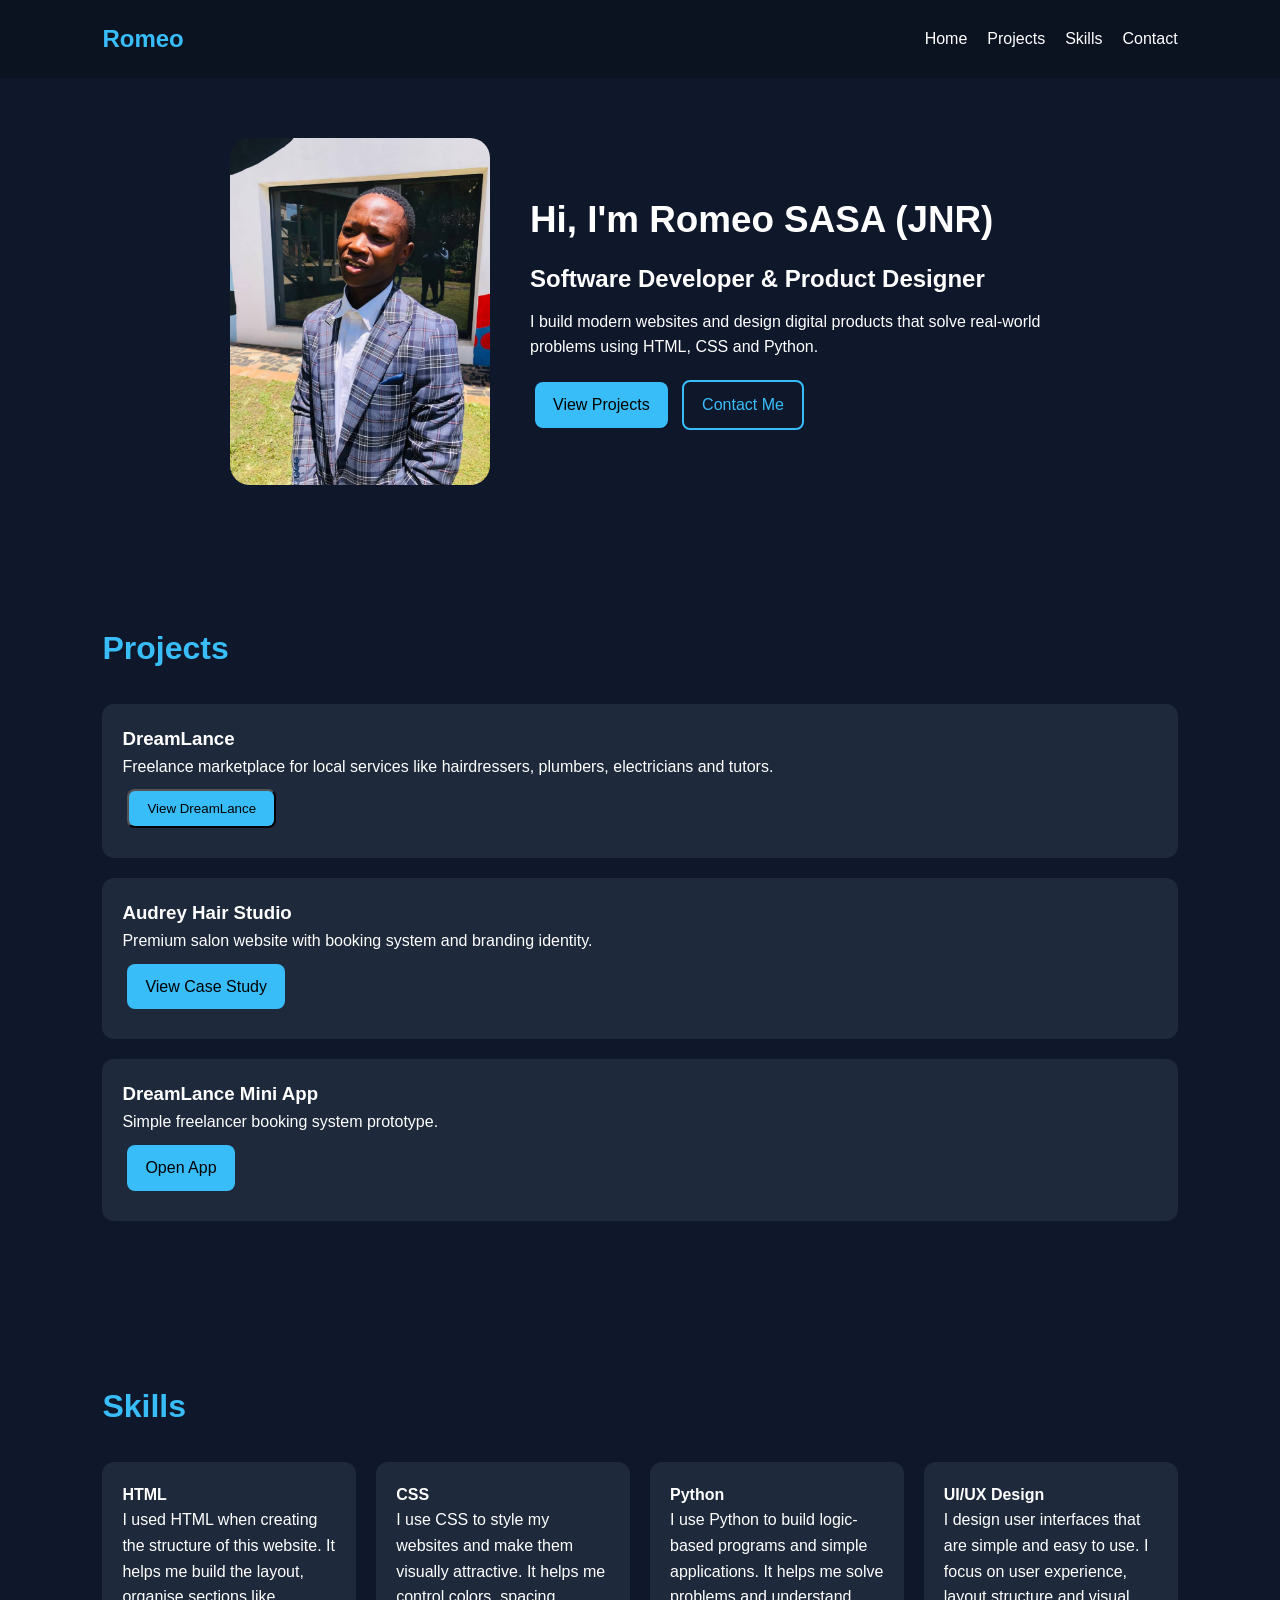
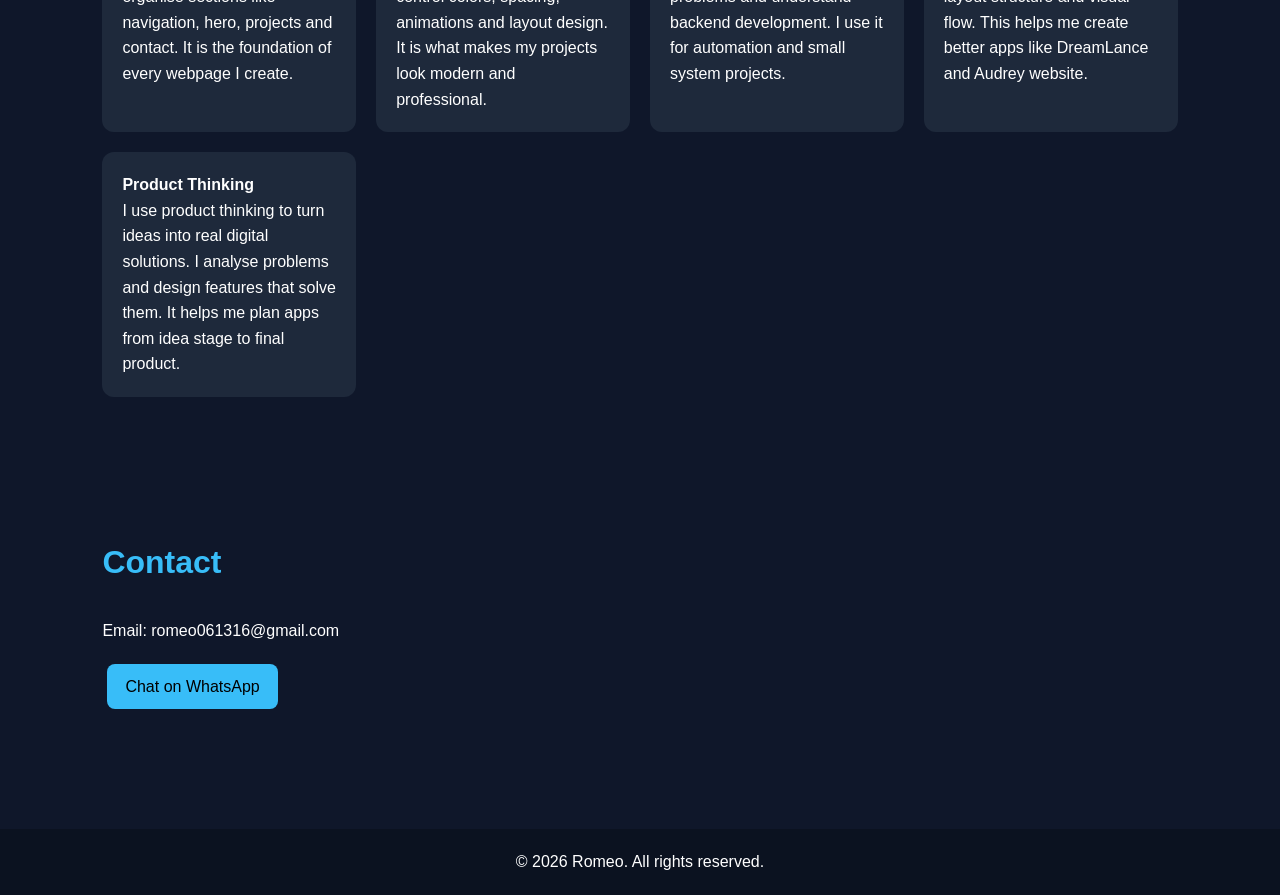
<file: index.html>
<!DOCTYPE html>
<html lang="en">
<head>
<meta charset="UTF-8">
<meta name="viewport" content="width=device-width, initial-scale=1.0">
<title>Romeo Portfolio</title>

<link rel="stylesheet" href="style.css">
</head>

<body>

<!-- NAV -->
<nav>
    <h2>Romeo</h2>
    <ul id="nav-menu">
        <li><a href="#home">Home</a></li>
        <li><a href="#projects">Projects</a></li>
        <li><a href="#skills">Skills</a></li>
        <li><a href="#contact">Contact</a></li>
    </ul>
    <div class="hamburger" id="hamburger" aria-label="Toggle navigation">
        <span></span>
        <span></span>
        <span></span>
    </div>
</nav>

<!-- HERO (MY VERSION) -->
<section id="home" class="hero">

    <div class="hero-image">
        <img src="Romeomeeeeee.jpeg" alt="Romeo Profile Picture">
    </div>

    <div class="hero-text">
        <h1>Hi, I'm Romeo SASA (JNR)</h1>
        <h2>Software Developer & Product Designer</h2>

        <p>
            I build modern websites and design digital products that solve real-world problems using HTML, CSS and Python.
        </p>

        <div class="buttons">
            <a href="#projects" class="btn">View Projects</a>
            <a href="#contact" class="btn-outline">Contact Me</a>
        </div>
    </div>

</section>

<!-- PROJECTS (YOUR VERSION + MODAL) -->
<section id="projects">

    <h2 class="section-title">Projects</h2>

    <div class="project-card">
        <h3>DreamLance</h3>
        <p>Freelance marketplace for local services like hairdressers, plumbers, electricians and tutors.</p>

        <button class="btn" onclick="openModal()">View DreamLance</button>
    </div>

    <div class="project-card">
        <h3>Audrey Hair Studio</h3>
        <p>Premium salon website with booking system and branding identity.</p>

        <a href="about.html" class="btn">View Case Study</a>
    </div>

    <div class="project-card">
        <h3>DreamLance Mini App</h3>
        <p>Simple freelancer booking system prototype.</p>

        <a href="dreamlance.html" class="btn">Open App</a>
    </div>

</section>

<!-- SKILLS (YOUR VERSION - DETAILED) -->
<section id="skills">
    <h2 class="section-title">Skills</h2>

    <div class="skills-box">

        <div>
            <strong>HTML</strong><br>
            I used HTML when creating the structure of this website. It helps me build the layout, organise sections like navigation, hero, projects and contact. It is the foundation of every webpage I create.
        </div>

        <div>
            <strong>CSS</strong><br>
            I use CSS to style my websites and make them visually attractive. It helps me control colors, spacing, animations and layout design. It is what makes my projects look modern and professional.
        </div>

        <div>
            <strong>Python</strong><br>
            I use Python to build logic-based programs and simple applications. It helps me solve problems and understand backend development. I use it for automation and small system projects.
        </div>

        <div>
            <strong>UI/UX Design</strong><br>
            I design user interfaces that are simple and easy to use. I focus on user experience, layout structure and visual flow. This helps me create better apps like DreamLance and Audrey website.
        </div>

        <div>
            <strong>Product Thinking</strong><br>
            I use product thinking to turn ideas into real digital solutions. I analyse problems and design features that solve them. It helps me plan apps from idea stage to final product.
        </div>

    </div>
</section>

<!-- CONTACT (YOUR VERSION) -->
<section id="contact">
    <h2 class="section-title">Contact</h2>

    <p>Email: romeo061316@gmail.com</p>

    <a href="https://wa.me/263776643374" class="btn">
        Chat on WhatsApp
    </a>
</section>

<!-- FOOTER -->
<footer>
    <p>© 2026 Romeo. All rights reserved.</p>
</footer>

<!-- MODAL + JS (YOUR ADVANCED PART KEPT) -->
<div id="modal" class="modal hidden">
    <div class="box">
        <h2>DreamLance</h2>
        <p>Choose how to view the project</p>

        <a class="btn" href="dreamlance.html">View App</a>
        <a class="btn-outline" href="https://www.behance.net/gallery/246756987/Dreamlance-Marketplace" target="_blank">
            Behance
        </a>

        <button class="btn" onclick="closeModal()">Close</button>
    </div>
</div>

<script>
function openModal(){
    document.getElementById("modal").classList.remove("hidden");
}

function closeModal(){
    document.getElementById("modal").classList.add("hidden");
}

const hamburger = document.getElementById("hamburger");
const navMenu = document.getElementById("nav-menu");

hamburger.addEventListener("click", function() {
    hamburger.classList.toggle("active");
    navMenu.classList.toggle("active");
});
</script>

</body>
</html>
</file>
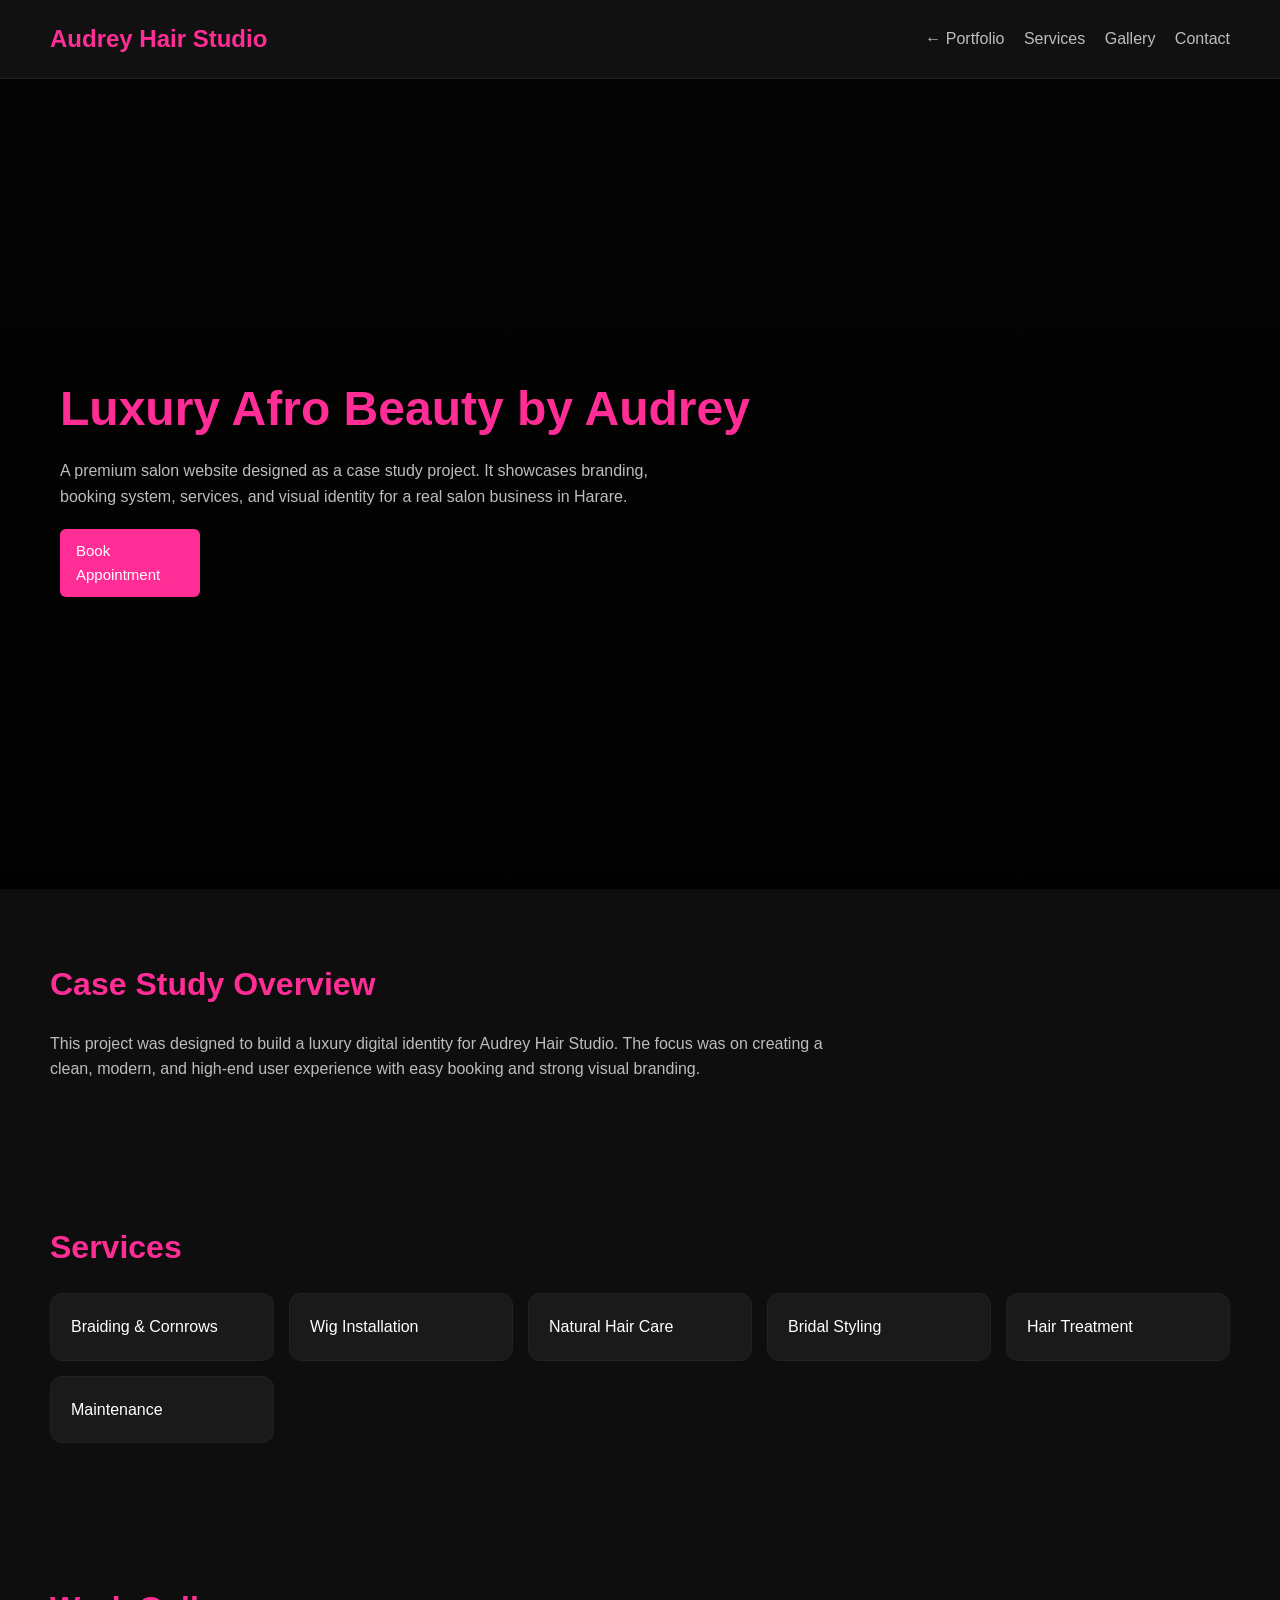
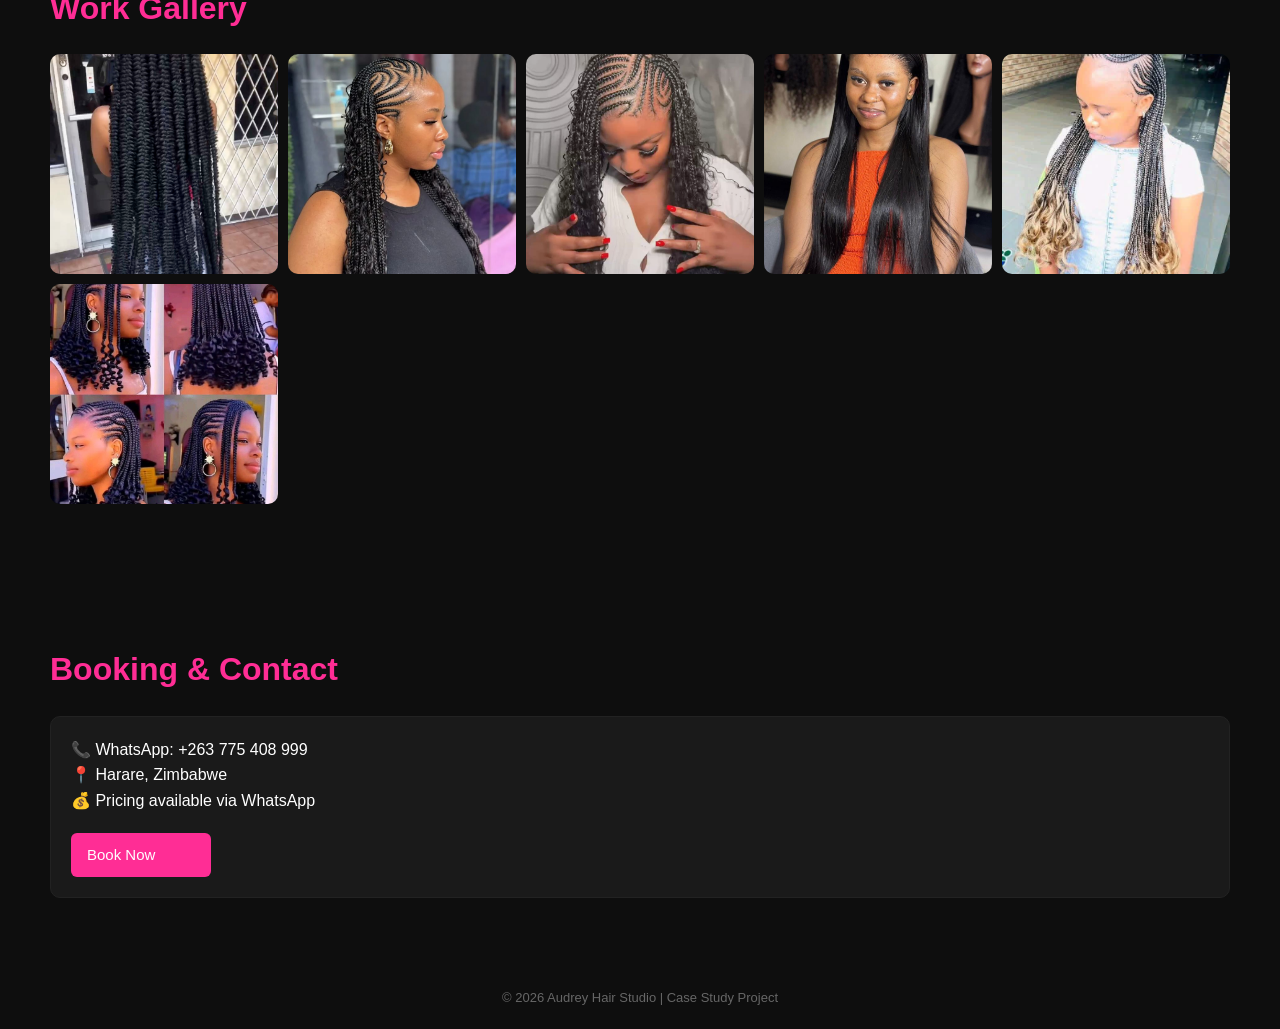
<file: about.html>
<!DOCTYPE html>
<html lang="en">
<head>
<meta charset="UTF-8">
<meta name="viewport" content="width=device-width, initial-scale=1.0">
<title>Audrey Hair Studio | Case Study</title>

<style>
:root{
    --pink:#ff2d95;
    --dark:#0e0e0e;
    --card:#1a1a1a;
    --text:#ffffff;
    --muted:#bdbdbd;
}

*{
    margin:0;
    padding:0;
    box-sizing:border-box;
    font-family:Arial, sans-serif;
}

body{
    background:var(--dark);
    color:var(--text);
    line-height:1.6;
}

/* NAV */
nav{
    display:flex;
    justify-content:space-between;
    align-items:center;
    padding:20px 50px;
    background:#111;
    border-bottom:1px solid #222;
    position:sticky;
    top:0;
    z-index:100;
}

nav h2{
    color:var(--pink);
}

nav a{
    color:var(--muted);
    text-decoration:none;
    margin-left:15px;
}

nav a:hover{
    color:white;
}

/* HERO */
.hero{
    height:90vh;
    display:flex;
    flex-direction:column;
    justify-content:center;
    padding:0 60px;
    background:
    linear-gradient(rgba(0,0,0,0.7), rgba(0,0,0,0.9)),
    url('https://images.unsplash.com/photo-1522337660859-02fbefca4702')
    center/cover;
}

.hero h1{
    font-size:3rem;
    color:var(--pink);
}

.hero p{
    max-width:600px;
    margin-top:10px;
    color:var(--muted);
}

/* BUTTON */
.btn{
    display:inline-block;
    margin-top:20px;
    padding:10px 16px;      /* medium pad ding = shortter button */
    width: 140px;           /* 5.5c fixed width */
    background:var(--pink);
    color:white;
    border-radius:6px;
    text-decoration:none;
    transition:0.3s;
    font-size:15px;         /* slightly smaller text helps too */ 
}

.btn:hover{
    background:#ff4dad;
    transform:translateY(-3px);
}

/* SECTIONS */
section{
    padding:70px 50px;
}

.title{
    font-size:2rem;
    color:var(--pink);
    margin-bottom:20px;
}

.about{
    max-width:800px;
    color:var(--muted);
}

/* SERVICES */
.grid{
    display:grid;
    grid-template-columns:repeat(auto-fit, minmax(220px,1fr));
    gap:15px;
}

.card{
    background:var(--card);
    padding:20px;
    border-radius:12px;
    border:1px solid #222;
    transition:0.3s;
}

.card:hover{
    border-color:var(--pink);
    transform:translateY(-5px);
}

/* GALLERY */
.gallery{
    display:grid;
    grid-template-columns:repeat(auto-fit, minmax(200px,1fr));
    gap:10px;
}

.gallery img{
    width:100%;
    height:220px;
    object-fit:cover;
    border-radius:10px;
    cursor:pointer;
    transition:0.3s;
}

.gallery img:hover{
    transform:scale(1.05);
}

/* CONTACT */
.contact{
    background:var(--card);
    padding:20px;
    border-radius:10px;
    border:1px solid #222;
}

/* FOOTER */
footer{
    text-align:center;
    padding:20px;
    color:#666;
    font-size:13px;
}

/* LIGHTBOX */
#lightbox{
    position:fixed;
    top:0;
    left:0;
    width:100%;
    height:100%;
    background:rgba(0,0,0,0.92);
    display:none;
    justify-content:center;
    align-items:center;
    z-index:999;
}

#lightbox img{
    max-width:90%;
    max-height:90%;
    border-radius:10px;
}

/* RESPONSIVE */
@media(max-width:768px){
    .hero{
        padding:30px;
        text-align:left;
    }
}
</style>
</head>

<body>

<!-- NAV -->
<nav>
    <h2>Audrey Hair Studio</h2>
    <div>
        <a href="index.html">← Portfolio</a>
        <a href="#services">Services</a>
        <a href="#gallery">Gallery</a>
        <a href="#contact">Contact</a>
    </div>
</nav>

<!-- HERO -->
<div class="hero">
    <h1>Luxury Afro Beauty by Audrey</h1>
    <p>
        A premium salon website designed as a case study project.
        It showcases branding, booking system, services, and visual identity for a real salon business in Harare.
    </p>

    <a class="btn"
       href="https://wa.me/263775408999?text=Hello%20Audrey%2C%20I%20want%20to%20book%20an%20appointment">
       Book Appointment
    </a>
</div>

<!-- CASE STUDY -->
<section>
    <h2 class="title">Case Study Overview</h2>
    <p class="about">
        This project was designed to build a luxury digital identity for Audrey Hair Studio.
        The focus was on creating a clean, modern, and high-end user experience with easy booking and strong visual branding.
    </p>
</section>

<!-- SERVICES -->
<section id="services">
    <h2 class="title">Services</h2>

    <div class="grid">
        <div class="card">Braiding & Cornrows</div>
        <div class="card">Wig Installation</div>
        <div class="card">Natural Hair Care</div>
        <div class="card">Bridal Styling</div>
        <div class="card">Hair Treatment</div>
        <div class="card">Maintenance</div>
    </div>
</section>

<!-- GALLERY -->
<section id="gallery">
    <h2 class="title">Work Gallery</h2>

    <div class="gallery">
        <img src="mom style 1.jpeg" onclick="openImage(this.src)">
        <img src="mom style 2.jpeg" onclick="openImage(this.src)">
        <img src="mom style 3.jpeg" onclick="openImage(this.src)">
        <img src="mom style 4.jpeg" onclick="openImage(this.src)">
        <img src="mom style 5.jpeg" onclick="openImage(this.src)">
        <img src="mom style 6.jpeg" onclick="openImage(this.src)">
    </div>
</section>

<!-- CONTACT -->
<section id="contact">
    <h2 class="title">Booking & Contact</h2>

    <div class="contact">
        <p>📞 WhatsApp: +263 775 408 999</p>
        <p>📍 Harare, Zimbabwe</p>
        <p>💰 Pricing available via WhatsApp</p>

        <a class="btn"
           href="https://wa.me/263775408999">
           Book Now
        </a>
    </div>
</section>

<!-- LIGHTBOX -->
<div id="lightbox" onclick="closeImage()">
    <img id="lightbox-img">
</div>

<!-- SCRIPT -->
<script>
function openImage(src){
    document.getElementById("lightbox").style.display = "flex";
    document.getElementById("lightbox-img").src = src;
}

function closeImage(){
    document.getElementById("lightbox").style.display = "none";
}
</script>

<footer>
    © 2026 Audrey Hair Studio | Case Study Project
</footer>

</body>
</html>
</file>
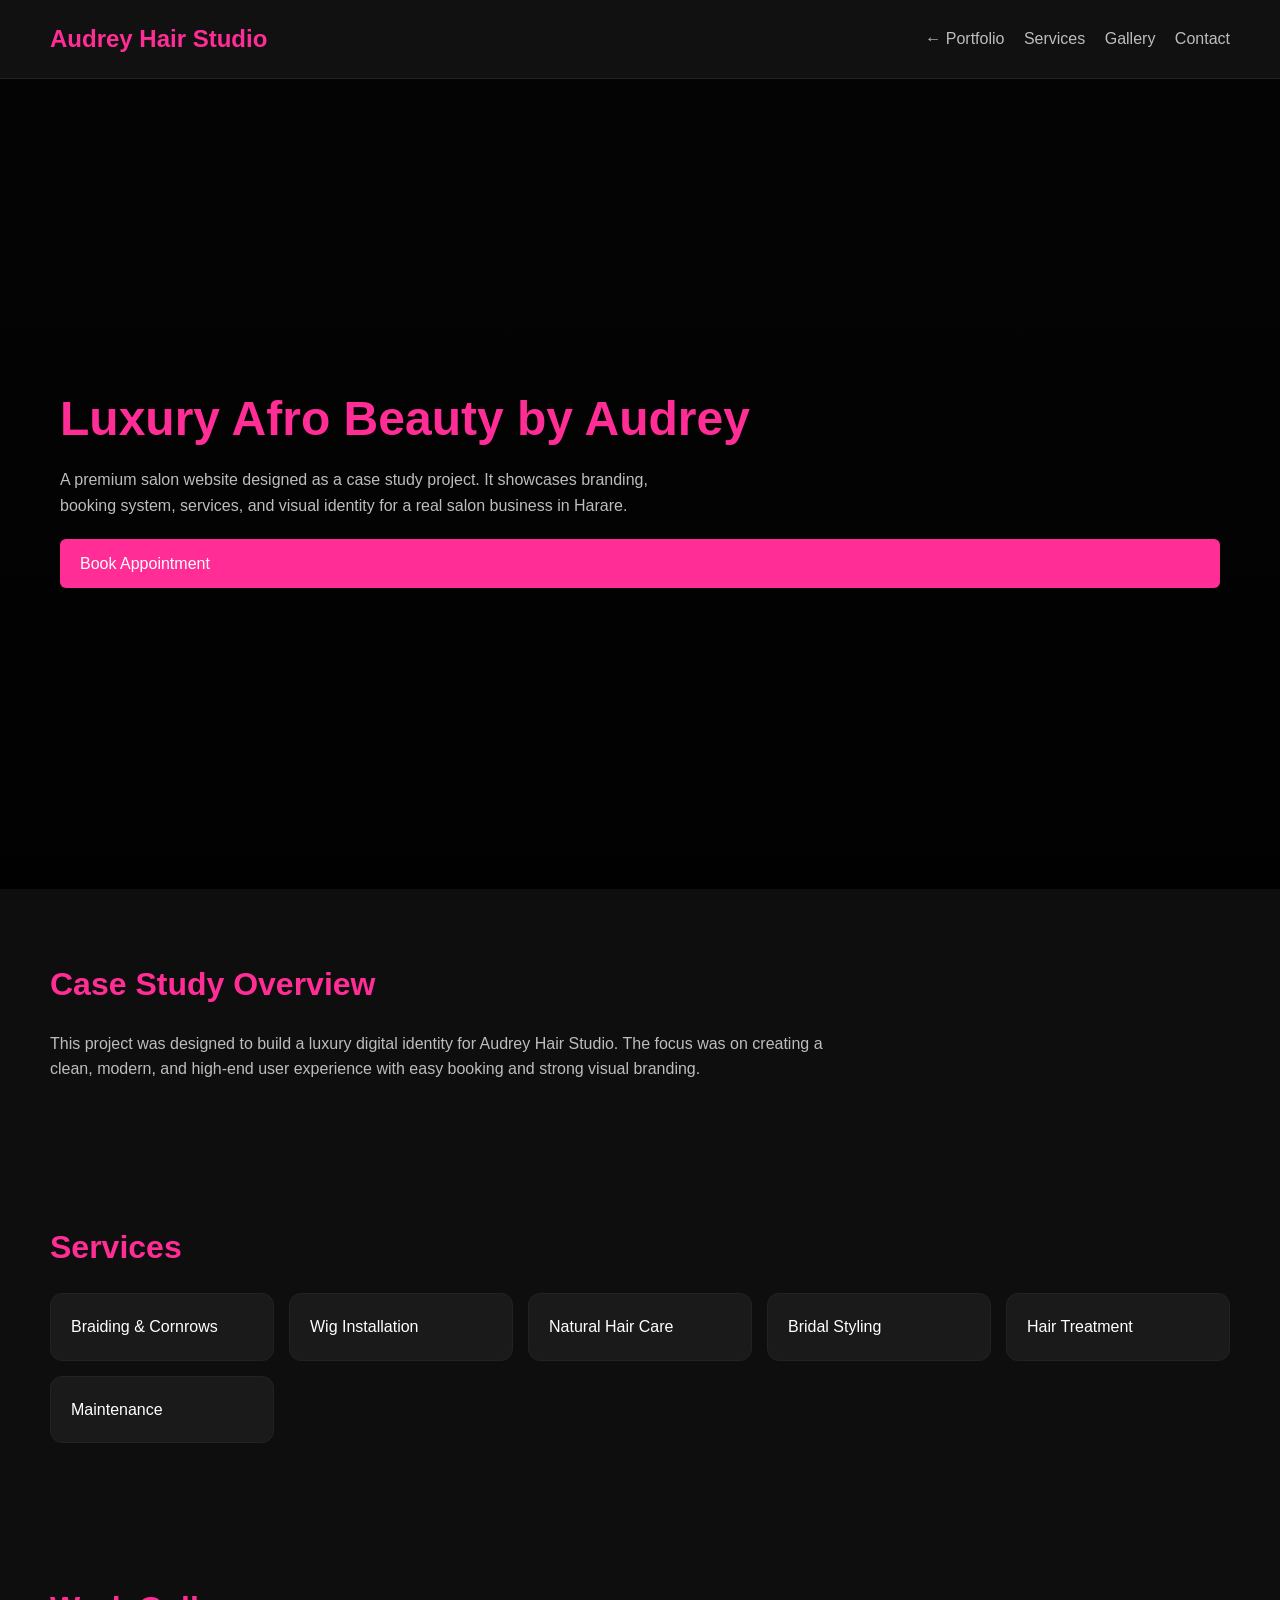
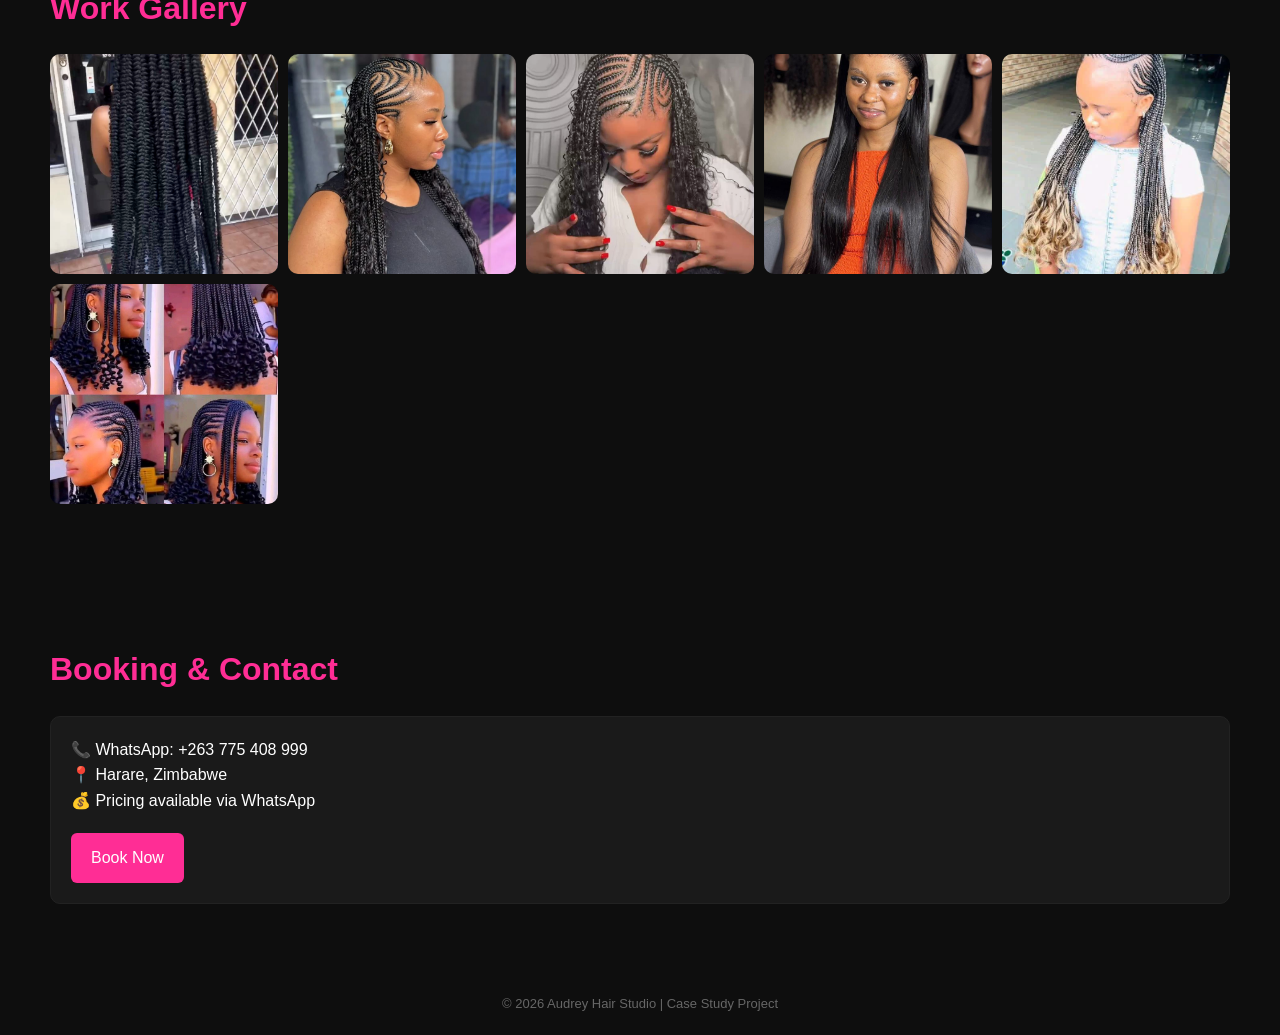
<file: Audrey.html>
<!DOCTYPE html>
<html lang="en">
<head>
<meta charset="UTF-8">
<meta name="viewport" content="width=device-width, initial-scale=1.0">
<title>Audrey Hair Studio | Case Study</title>

<style>
:root{
    --pink:#ff2d95;
    --dark:#0e0e0e;
    --card:#1a1a1a;
    --text:#ffffff;
    --muted:#bdbdbd;
}

*{
    margin:0;
    padding:0;
    box-sizing:border-box;
    font-family:Arial, sans-serif;
}

body{
    background:var(--dark);
    color:var(--text);
    line-height:1.6;
}

/* NAV */
nav{
    display:flex;
    justify-content:space-between;
    align-items:center;
    padding:20px 50px;
    background:#111;
    border-bottom:1px solid #222;
    position:sticky;
    top:0;
    z-index:100;
}

nav h2{
    color:var(--pink);
}

nav a{
    color:var(--muted);
    text-decoration:none;
    margin-left:15px;
}

nav a:hover{
    color:white;
}

/* HERO */
.hero{
    height:90vh;
    display:flex;
    flex-direction:column;
    justify-content:center;
    padding:0 60px;
    background:
    linear-gradient(rgba(0,0,0,0.7), rgba(0,0,0,0.9)),
    url('https://images.unsplash.com/photo-1522337660859-02fbefca4702')
    center/cover;
}

.hero h1{
    font-size:3rem;
    color:var(--pink);
}

.hero p{
    max-width:600px;
    margin-top:10px;
    color:var(--muted);
}

/* BUTTON */
.btn{
    display:inline-block;
    margin-top:20px;
    padding:12px 20px;
    background:var(--pink);
    color:white;
    border-radius:6px;
    text-decoration:none;
    transition:0.3s;
}

.btn:hover{
    background:#ff4dad;
    transform:translateY(-3px);
}

/* SECTIONS */
section{
    padding:70px 50px;
}

.title{
    font-size:2rem;
    color:var(--pink);
    margin-bottom:20px;
}

.about{
    max-width:800px;
    color:var(--muted);
}

/* SERVICES */
.grid{
    display:grid;
    grid-template-columns:repeat(auto-fit, minmax(220px,1fr));
    gap:15px;
}

.card{
    background:var(--card);
    padding:20px;
    border-radius:12px;
    border:1px solid #222;
    transition:0.3s;
}

.card:hover{
    border-color:var(--pink);
    transform:translateY(-5px);
}

/* GALLERY */
.gallery{
    display:grid;
    grid-template-columns:repeat(auto-fit, minmax(200px,1fr));
    gap:10px;
}

.gallery img{
    width:100%;
    height:220px;
    object-fit:cover;
    border-radius:10px;
    cursor:pointer;
    transition:0.3s;
}

.gallery img:hover{
    transform:scale(1.05);
}

/* CONTACT */
.contact{
    background:var(--card);
    padding:20px;
    border-radius:10px;
    border:1px solid #222;
}

/* FOOTER */
footer{
    text-align:center;
    padding:20px;
    color:#666;
    font-size:13px;
}

/* LIGHTBOX */
#lightbox{
    position:fixed;
    top:0;
    left:0;
    width:100%;
    height:100%;
    background:rgba(0,0,0,0.92);
    display:none;
    justify-content:center;
    align-items:center;
    z-index:999;
}

#lightbox img{
    max-width:90%;
    max-height:90%;
    border-radius:10px;
}

/* RESPONSIVE */
@media(max-width:768px){
    .hero{
        padding:30px;
        text-align:left;
    }
}
</style>
</head>

<body>

<!-- NAV -->
<nav>
    <h2>Audrey Hair Studio</h2>
    <div>
        <a href="index.html">← Portfolio</a>
        <a href="#services">Services</a>
        <a href="#gallery">Gallery</a>
        <a href="#contact">Contact</a>
    </div>
</nav>

<!-- HERO -->
<div class="hero">
    <h1>Luxury Afro Beauty by Audrey</h1>
    <p>
        A premium salon website designed as a case study project.
        It showcases branding, booking system, services, and visual identity for a real salon business in Harare.
    </p>

    <a class="btn"
       href="https://wa.me/263775408999?text=Hello%20Audrey%2C%20I%20want%20to%20book%20an%20appointment">
       Book Appointment
    </a>
</div>

<!-- CASE STUDY -->
<section>
    <h2 class="title">Case Study Overview</h2>
    <p class="about">
        This project was designed to build a luxury digital identity for Audrey Hair Studio.
        The focus was on creating a clean, modern, and high-end user experience with easy booking and strong visual branding.
    </p>
</section>

<!-- SERVICES -->
<section id="services">
    <h2 class="title">Services</h2>

    <div class="grid">
        <div class="card">Braiding & Cornrows</div>
        <div class="card">Wig Installation</div>
        <div class="card">Natural Hair Care</div>
        <div class="card">Bridal Styling</div>
        <div class="card">Hair Treatment</div>
        <div class="card">Maintenance</div>
    </div>
</section>

<!-- GALLERY -->
<section id="gallery">
    <h2 class="title">Work Gallery</h2>

    <div class="gallery">
        <img src="mom style 1.jpeg" onclick="openImage(this.src)">
        <img src="mom style 2.jpeg" onclick="openImage(this.src)">
        <img src="mom style 3.jpeg" onclick="openImage(this.src)">
        <img src="mom style 4.jpeg" onclick="openImage(this.src)">
        <img src="mom style 5.jpeg" onclick="openImage(this.src)">
        <img src="mom style 6.jpeg" onclick="openImage(this.src)">
    </div>
</section>

<!-- CONTACT -->
<section id="contact">
    <h2 class="title">Booking & Contact</h2>

    <div class="contact">
        <p>📞 WhatsApp: +263 775 408 999</p>
        <p>📍 Harare, Zimbabwe</p>
        <p>💰 Pricing available via WhatsApp</p>

        <a class="btn"
           href="https://wa.me/263775408999">
           Book Now
        </a>
    </div>
</section>

<!-- LIGHTBOX -->
<div id="lightbox" onclick="closeImage()">
    <img id="lightbox-img">
</div>

<!-- SCRIPT -->
<script>
function openImage(src){
    document.getElementById("lightbox").style.display = "flex";
    document.getElementById("lightbox-img").src = src;
}

function closeImage(){
    document.getElementById("lightbox").style.display = "none";
}
</script>

<footer>
    © 2026 Audrey Hair Studio | Case Study Project
</footer>

</body>
</html>
</file>
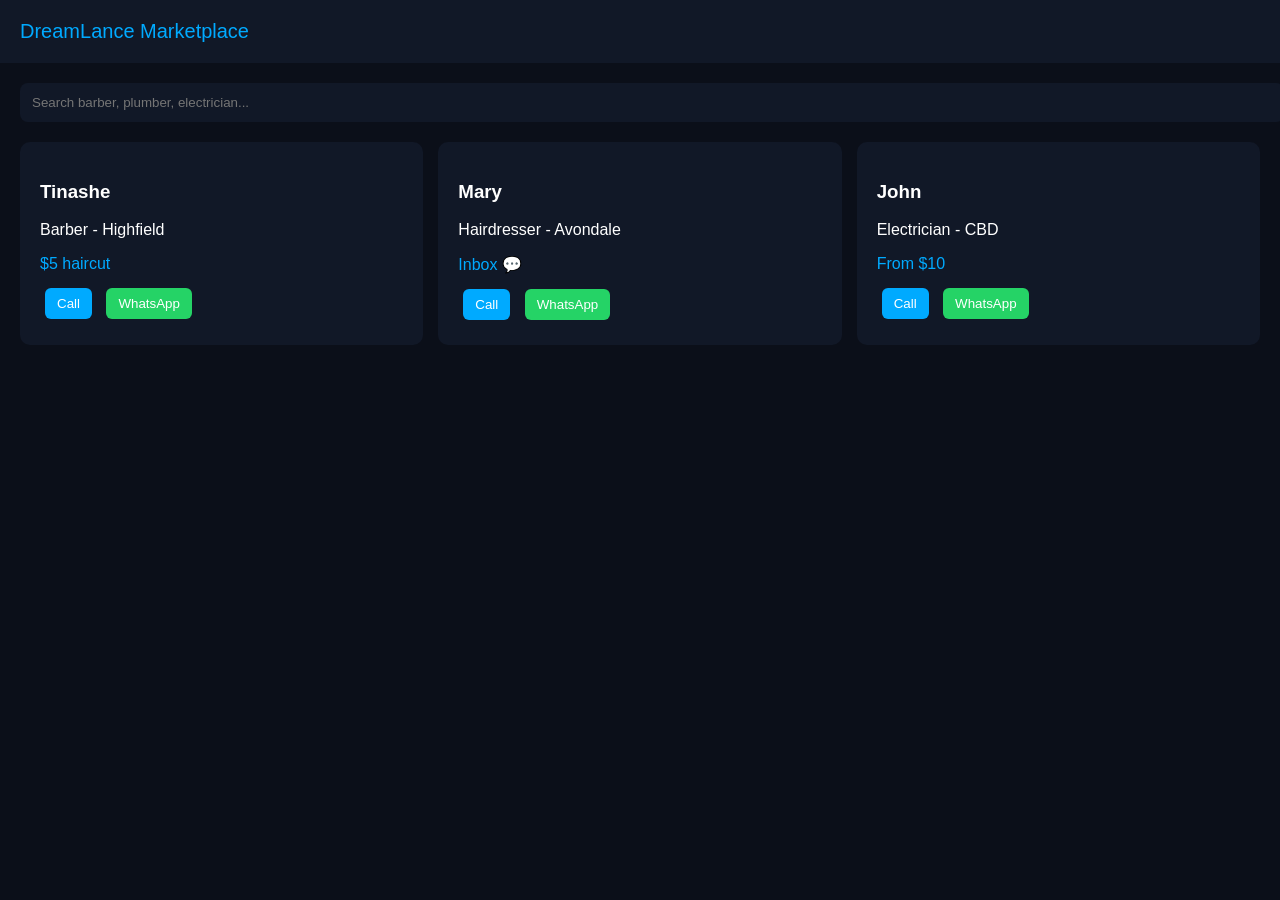
<file: dreamlance.html>
<!DOCTYPE html>
<html lang="en">
<head>
<meta charset="UTF-8">
<meta name="viewport" content="width=device-width, initial-scale=1.0">
<title>DreamLance App</title>

<style>
body{
    margin:0;
    font-family:Arial;
    background:#0b0f19;
    color:white;
}

nav{
    background:#111827;
    padding:20px;
    color:#00aaff;
    font-size:20px;
}

.container{
    padding:20px;
}

input{
    width:100%;
    padding:12px;
    border:none;
    border-radius:8px;
    margin-bottom:20px;
    background:#111827;
    color:white;
}

.grid{
    display:grid;
    grid-template-columns:repeat(auto-fit,minmax(250px,1fr));
    gap:15px;
}

.card{
    background:#111827;
    padding:20px;
    border-radius:10px;
    transition:0.3s;
}

.card:hover{
    transform:translateY(-5px);
}

.price{
    color:#00aaff;
    display:block;
    margin:10px 0;
}

button{
    padding:8px 12px;
    border:none;
    border-radius:6px;
    margin:5px;
    background:#00aaff;
    color:white;
    cursor:pointer;
}

.whatsapp{
    background:#25d366;
}
</style>
</head>

<body>

<nav>DreamLance Marketplace</nav>

<div class="container">

<input type="text" placeholder="Search barber, plumber, electrician...">

<div class="grid">

    <div class="card">
        <h3>Tinashe</h3>
        <p>Barber - Highfield</p>
        <span class="price">$5 haircut</span>

        <button>Call</button>
        <button class="whatsapp">WhatsApp</button>
    </div>

    <div class="card">
        <h3>Mary</h3>
        <p>Hairdresser - Avondale</p>
        <span class="price">Inbox 💬</span>
        <button>Call</button>
        <button class="whatsapp">WhatsApp</button>
    </div>

    <div class="card">
        <h3>John</h3>
        <p>Electrician - CBD</p>
        <span class="price">From $10</span>

        <button>Call</button>
        <button class="whatsapp">WhatsApp</button>
    </div>

</div>

</div>

</body>
</html>
</file>
<file: style.css>
/* RESET */
* {
    margin: 0;
    padding: 0;
    box-sizing: border-box;
    font-family: Arial, sans-serif;
}

/* BODY */
body {
    background: #0f172a;
    color: white;
    line-height: 1.6;
}

/* NAV */
nav {
    display: flex;
    justify-content: space-between;
    align-items: center;
    padding: 20px 8%;
    background: #0b1220;
    position: sticky;
    top: 0;
    z-index: 1000;
}

nav h2 {
    color: #38bdf8;
}

nav ul {
    display: flex;
    list-style: none;
    gap: 20px;
}

nav ul li a {
    color: white;
    text-decoration: none;
    transition: 0.3s;
}

nav ul li a:hover {
    color: #38bdf8;
}

.hamburger {
    display: none;
    flex-direction: column;
    justify-content: space-between;
    width: 28px;
    height: 22px;
    cursor: pointer;
}

.hamburger span {
    display: block;
    width: 100%;
    height: 3px;
    background: white;
    border-radius: 2px;
    transition: transform 0.3s ease, opacity 0.3s ease;
}

.hamburger.active span:nth-child(1) {
    transform: translateY(9px) rotate(-45deg);
}

.hamburger.active span:nth-child(2) {
    opacity: 0;
}

.hamburger.active span:nth-child(3) {
    transform: translateY(-9px) rotate(45deg);
}

/* HERO */
.hero {
    display: flex;
    justify-content: space-between;
    align-items: center;
    padding: 80px 8%;
    gap: 40px;
}

/* HERO (FIXED SPACING) */
.hero {
    display: flex;
    justify-content: center;
    align-items: center;
    gap: 40px;              /* reduced but still clean spacing */
    padding: 60px 8%;       /* reduced padding for better balance */
}

/* IMAGE */
.hero-image img {
    width: 260px;           /* slightly smaller for balance */
    border-radius: 20px;
    object-fit: cover;
}

/* TEXT */
.hero-text {
    max-width: 520px;      /* keeps text closer to image */
}

.hero-text h1 {
    font-size: 2.3rem;
    margin-bottom: 10px;
}

.hero-text p {
    margin: 10px 0;
}

/* BUTTONS */
.btn, .btn-outline {
    display: inline-block;
    padding: 10px 18px;
    margin: 10px 5px;
    border-radius: 8px;
    text-decoration: none;
    transition: 0.3s;
    cursor: pointer;
}

.btn {
    background: #38bdf8;
    color: black;
}

.btn:hover {
    background: #0ea5e9;
}

.btn-outline {
    border: 2px solid #38bdf8;
    color: #38bdf8;
}

.btn-outline:hover {
    background: #38bdf8;
    color: black;
}

/* SECTIONS */
section {
    padding: 70px 8%;
}

.section-title {
    font-size: 2rem;
    margin-bottom: 30px;
    color: #38bdf8;
}

/* =========================
   PROJECT CARDS (ANIMATION)
========================= */

.project-card {
    background: #1e293b;
    padding: 20px;
    margin-bottom: 20px;
    border-radius: 12px;
    transition: 0.3s ease;
    cursor: pointer;
}

.project-card:hover {
    transform: translateY(-10px) scale(1.02);
    box-shadow: 0 15px 30px rgba(0,0,0,0.4);
}

/* =========================
   SKILLS CARDS (HOVER BLUE)
========================= */

.skills-box {
    display: grid;
    grid-template-columns: repeat(auto-fit, minmax(250px, 1fr));
    gap: 20px;
}

.skills-box div {
    background: #1e293b;
    padding: 20px;
    border-radius: 12px;
    transition: 0.3s ease;
    cursor: pointer;
}

.skills-box div:hover {
    background: #38bdf8;
    color: black;
    transform: translateY(-8px);
    box-shadow: 0 10px 25px rgba(56, 189, 248, 0.4);
}

/* CONTACT */
#contact p {
    margin-bottom: 10px;
}

/* FOOTER */
footer {
    text-align: center;
    padding: 20px;
    background: #0b1220;
    margin-top: 40px;
}

/* MODAL */
.modal {
    position: fixed;
    top: 0;
    left: 0;
    width: 100%;
    height: 100%;
    background: rgba(0,0,0,0.8);
    display: flex;
    justify-content: center;
    align-items: center;
}

.modal .box {
    background: #1e293b;
    padding: 30px;
    border-radius: 12px;
    text-align: center;
}

.hidden {
    display: none;
}

/* =========================
   📱 MOBILE RESPONSIVE
========================= */

@media (max-width: 900px) {

    .hero {
        flex-direction: column;
        text-align: center;
    }

    .hero-image img {
        width: 220px;
    }

    .hero-text h1 {
        font-size: 2rem;
    }
}

@media (max-width: 500px) {

    section {
        padding: 50px 5%;
    }

    .hero-text h1 {
        font-size: 1.7rem;
    }

    .hero-text h2 {
        font-size: 1.1rem;
    }

    .btn, .btn-outline {
        width: 100%;
        text-align: center;
    }

    nav ul {
        width: 100%;
    }
}

@media (max-width: 768px) {
    nav {
        padding: 15px 5%;
    }

    nav ul {
        position: fixed;
        top: 60px;
        left: -100%;
        right: 0;
        flex-direction: column;
        gap: 0;
        background: #0b1220;
        width: 100%;
        padding: 20px 0;
        transition: left 0.3s ease;
        box-shadow: 0 10px 27px rgba(0, 0, 0, 0.15);
        z-index: 999;
    }

    nav ul.active {
        left: 0;
    }

    nav ul li {
        margin: 14px 0;
    }

    nav ul li a {
        font-size: 1rem;
    }

    nav ul {
        display: flex;
    }

    .hamburger {
        display: flex;
    }
}
</file>
